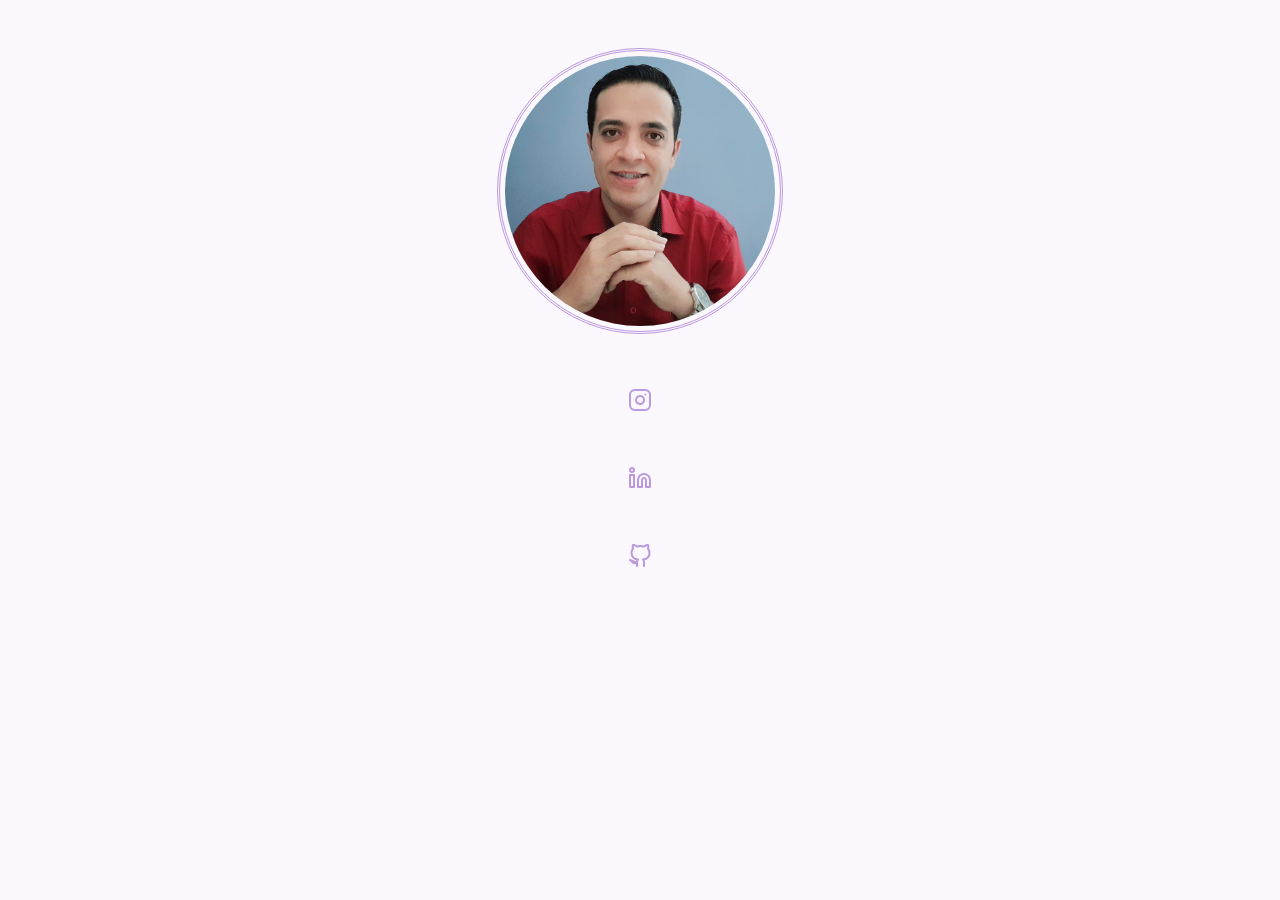
<file: Desafios/desafio 02/index.html>
<!DOCTYPE html>
<html lang="en">
<head>
    <meta charset="UTF-8">
    <meta http-equiv="X-UA-Compatible" content="IE=edge">
    <meta name="viewport" content="width=device-width, initial-scale=1.0">
    <title>Projeto</title>
</head>
<style>
    :root {
  --body-bg-color: #FAF7FD;
  --purple: #BB99DD;
}
body {
    text-align: center; 
    background-color: var(--body-bg-color);
}

body >img {  
    border-style: double;
    color: var(--purple);
    margin-top: 40px;
    padding: 5px;
    border-radius: 50%;    
    width: 30vh;
    height: 30vh;
}

body > p {
    padding-top: 50px;
}

body > #link1, #link2, #link3 {
    margin-top: 50px;  
}


</style>
<body>
    <img src="imagens/Imagem do WhatsApp de 2023-05-01 à(s) 08.44.06.jpg" alt="Imagem Perfil">

    <div id="link1">
        <a href="https://www.instagram.com/ailton_rodrigues91/" target="_blank"><img src="imagens/instagram.svg" alt="Icone do instagram"></a>
    </div>
    <div id="link2"><a href="https://www.linkedin.com/in/ailton-rodrigues-b86080269/" target="_blank"><img src="imagens/linkedin.svg" alt="Icone do linkedin"></a></div>
    <div id="link3"><a href="https://github.com/A-R91" target="_blank"><img src="imagens/github.svg" alt="Icone Github"></a></div>


</body>
</html>
</file>
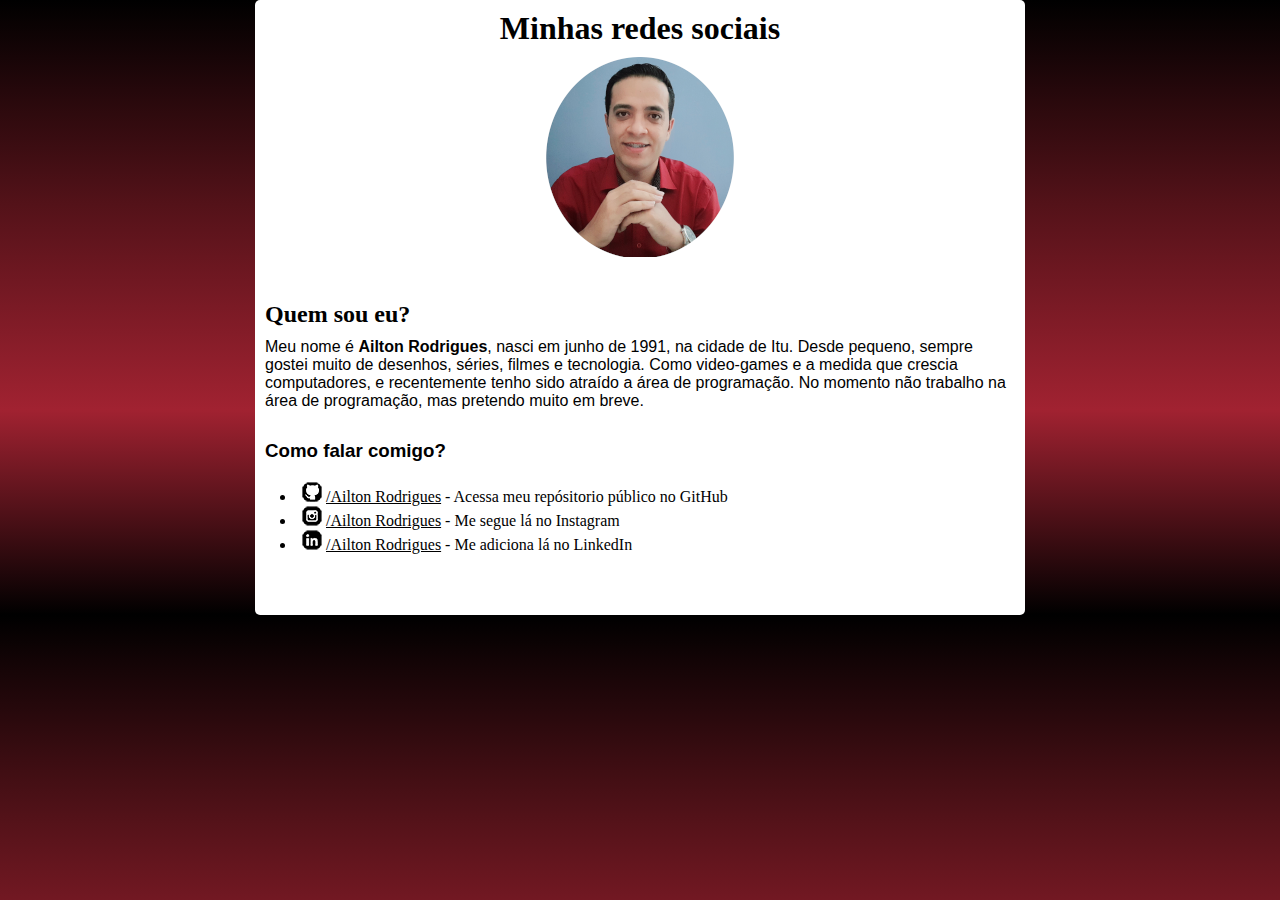
<file: Desafios/desafio 05/index.html>
<!DOCTYPE html>
<html lang="pt-br">
<head>
  <meta charset="UTF-8">
  <meta http-equiv="X-UA-Compatible" content="IE=edge">
  <meta name="viewport" content="width=device-width, initial-scale=1.0">
  <title>Social</title>
  <link rel="shortcut icon" href="favicon.ico" type="image/x-icon">
</head>
<style>
  *{
    margin: 0px;
    padding: 0px;
    @import url(https://fonts.google.com/specimen/Bebas+Neue?query=beba);
  }
  body {
    background-image: linear-gradient(to bottom, black,#541219, #A12231, black);
  }

  main {
    background-color: white;
    text-align: center;
    font-size: 1em;
    color: black;
    margin: auto;
    padding: 10px;
    max-width: 750px;
    min-width: 500px;
    min-height: 595px; 
    border-radius: 5px;
  }
  
  main > img {
  padding-top: 10px;
  padding-bottom: 10px;
  }

  main > h2 {
    text-align: left;
    padding-top: 30px;
  }

  main > p {
    padding-top: 10px;
    text-align: left;
    font-family: Arial, Helvetica, sans-serif;
  }
  
  main > h3 {
    text-align: left;
    padding: 30px 0px 20px 0px;
    font-family: Verdana, Geneva, Tahoma, sans-serif;
    box-shadow: 10px black;
  }

  main > ul {
    padding: 0px 0px 0px 15px;
    text-align: left;
    list-style-position: inside;
  }

  main a {
    color: black
  }

  main a:hover {
    text-decoration: none;
    background-color: rgba(0, 0, 0, 0.712);
    color: white;
    font-weight: bolder;
  }

</style>
<body>
  <main>
    <h1>Minhas redes sociais</h1>
    <img src="imagens/Ailton.png" alt="Imagem de Ailton">
    <h2>Quem sou eu?</h2>
    <p>Meu nome é <strong>Ailton Rodrigues</strong>, nasci em junho de 1991, na cidade de Itu. Desde pequeno, sempre gostei muito de desenhos, séries, filmes e tecnologia. Como video-games e a medida que crescia computadores, e recentemente tenho sido atraído a área de programação. No momento não trabalho na área de programação, mas pretendo muito em breve.</p>
    <h3>Como falar comigo?</h2>
    <ul>
      <li><img src="imagens/icone-github.png" alt=""> <a href="https://github.com/A-R91" target="_blank">/Ailton Rodrigues</a> - Acessa meu repósitorio público no GitHub</li>
      <li><img src="imagens/icone-instagram.png" alt=""> <a href="https://www.instagram.com/ailton_rodrigues91/" target="_blank">/Ailton Rodrigues</a> - Me segue lá no Instagram</li>
      <li><img src="imagens/icone-linkedin.png" alt=""> <a href="https://www.linkedin.com/in/ailton-rodrigues-b86080269/" target="_blank">/Ailton Rodrigues</a> - Me adiciona lá no LinkedIn</li>
    </ul>
  </main>
</body>
</html>
</file>
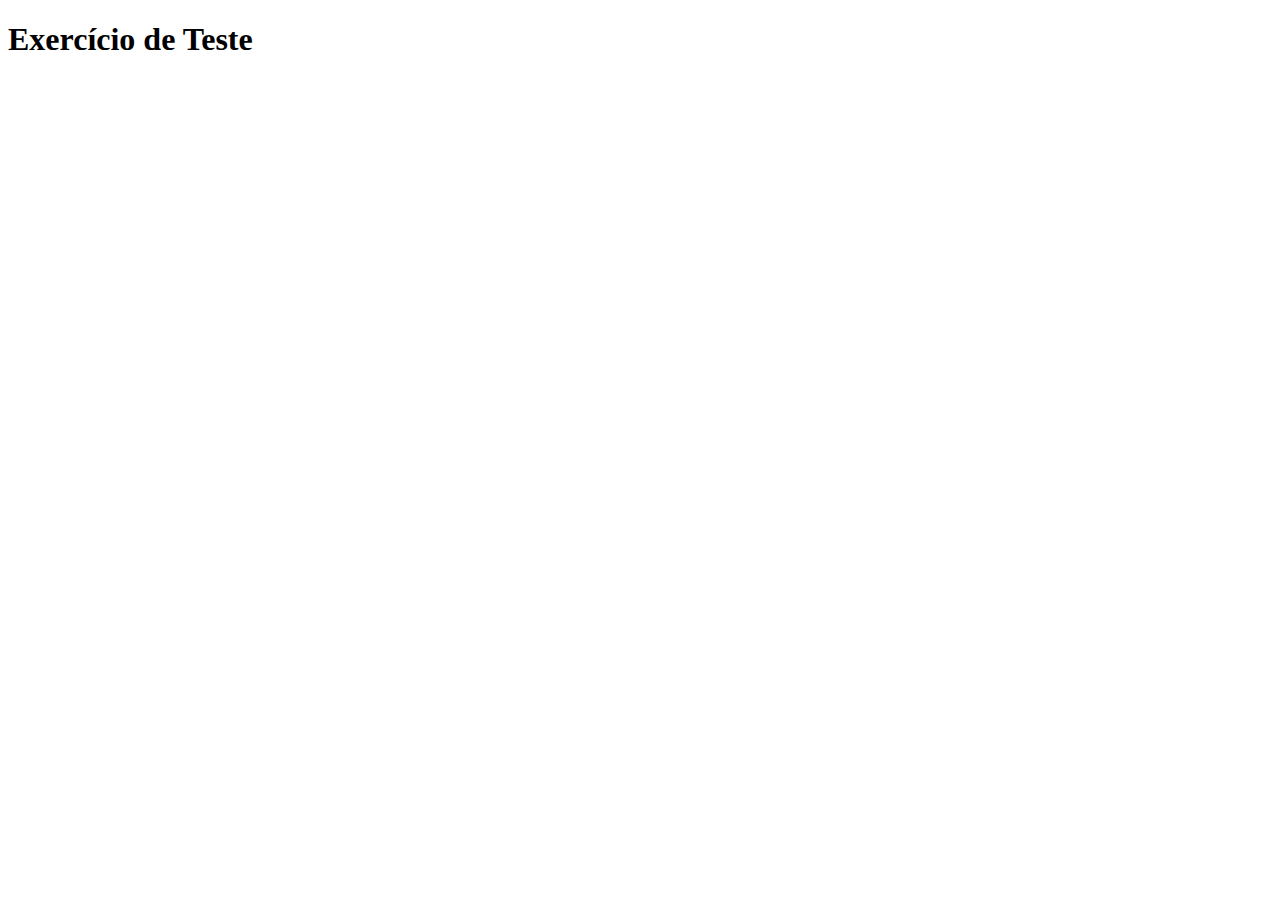
<file: Exercicios/ex022/index.html>
<!DOCTYPE html>
<html lang="pt-br">
<head>
    <meta charset="UTF-8">
    <meta http-equiv="X-UA-Compatible" content="IE=edge">
    <meta name="viewport" content="width=device-width, initial-scale=1.0">
    <title>Teste</title>
</head>
<body>
    <h1>Exercício de Teste</h1>
</body>
</html>
</file>
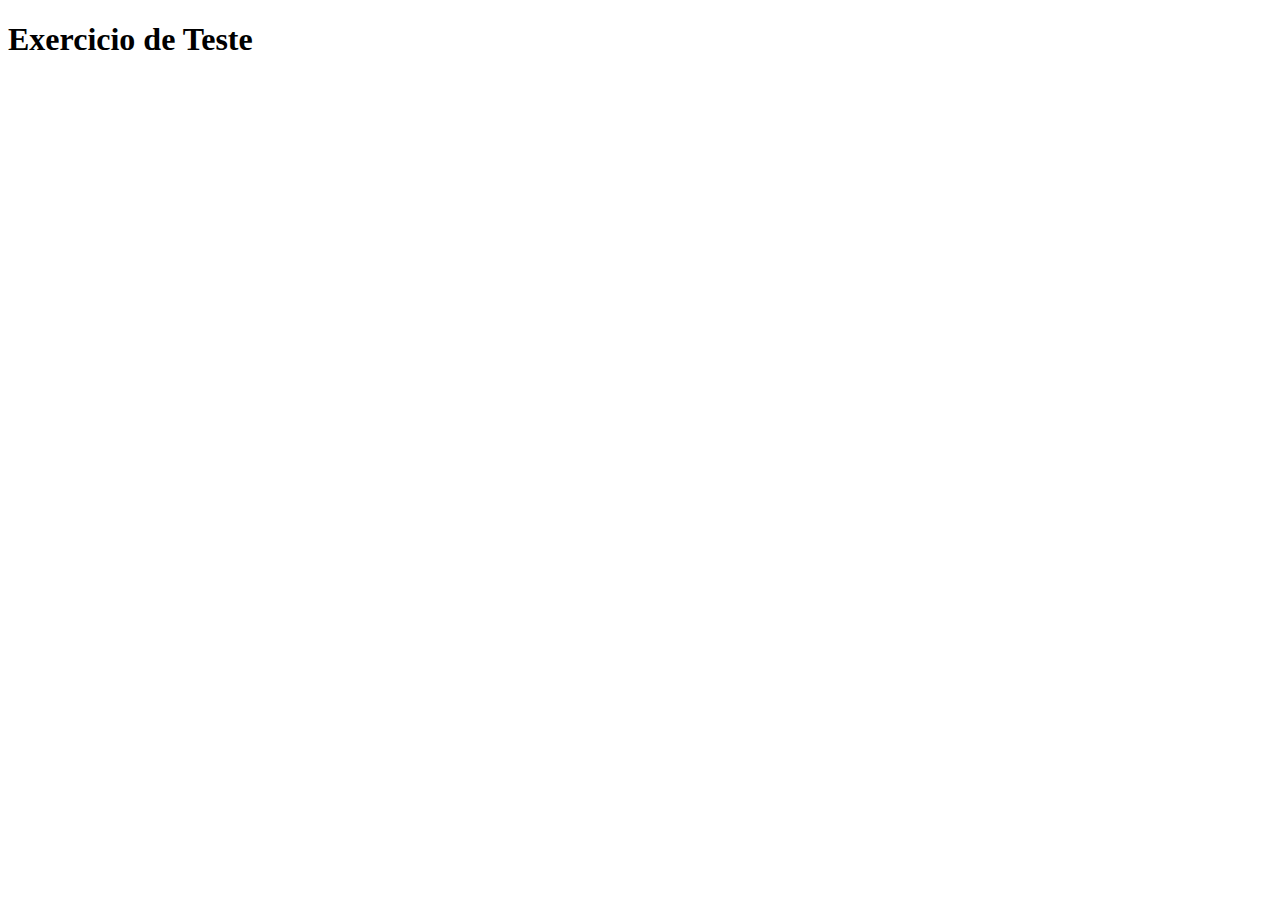
<file: Desafios/Exercicios/ex022/index.html>
<!DOCTYPE html>
<html lang="pt-br">
<head>
    <meta charset="UTF-8">
    <meta http-equiv="X-UA-Compatible" content="IE=edge">
    <meta name="viewport" content="width=device-width, initial-scale=1.0">
    <title>Teste</title>
</head>
<body>
    <h1>Exercicio de Teste</h1>
</body>
</html>
</file>
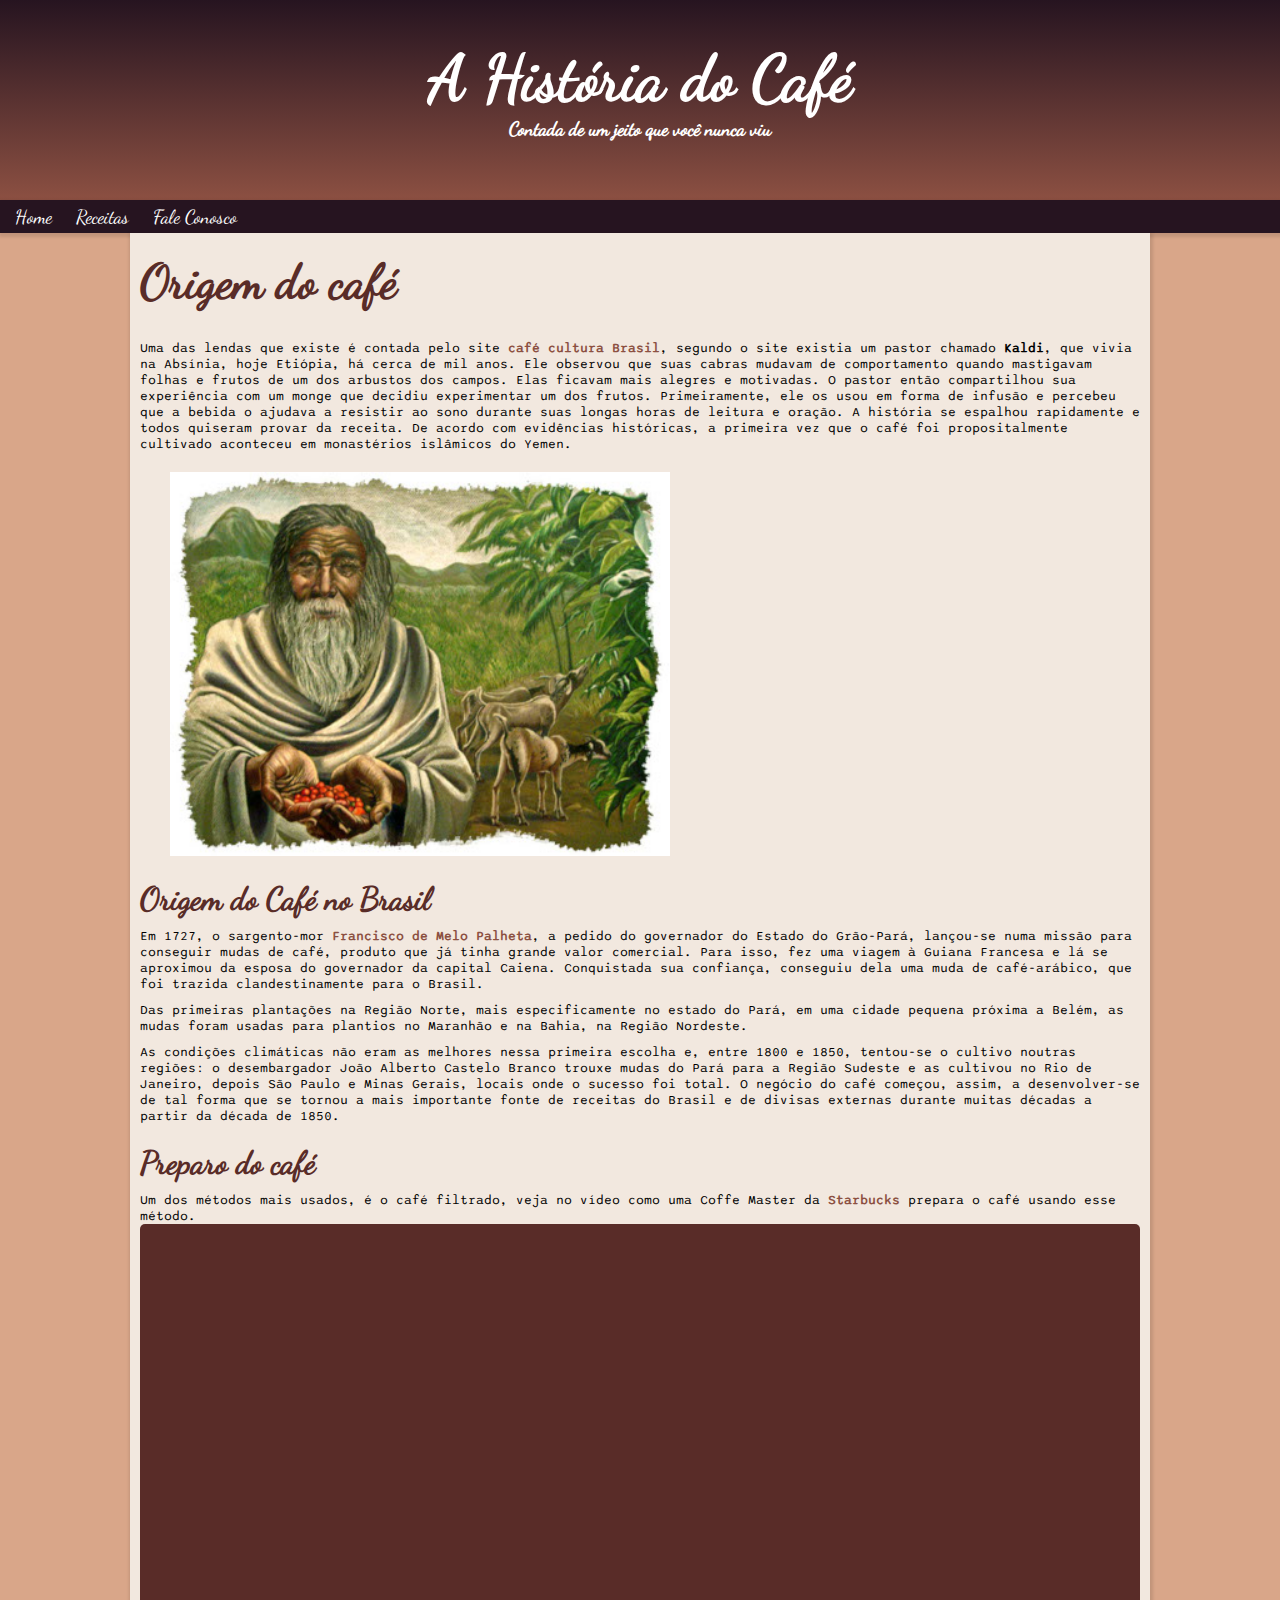
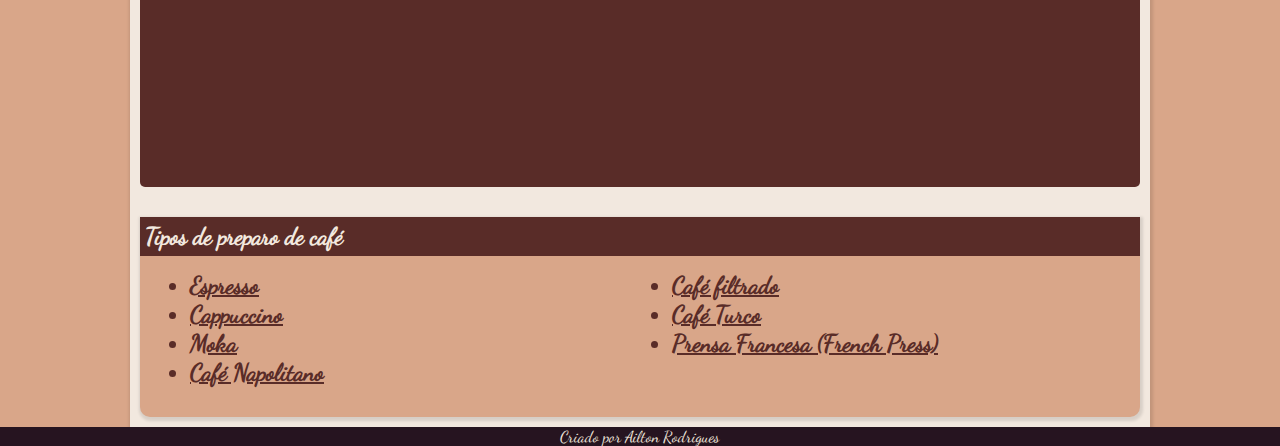
<file: Desafios/desafio 01/cafe.html>
<!DOCTYPE html>
<html lang="pt-br">
<head>
  <meta charset="UTF-8">
  <meta http-equiv="X-UA-Compatible" content="IE=edge">
  <meta name="viewport" content="width=device-width, initial-scale=1.0">
  <link rel="shortcut icon" href="imagens/favicon.ico" type="image/x-icon">
  <title>A historia do Café</title>
  <link rel="stylesheet" href="estilo/style.css">
</head>
<body>
  <header>
    <h1>A História do Café</h1>
    <p>Contada de um jeito que você nunca viu</p> 
  </header>

  <nav>
    <a href="#">Home</a>
    <a href="#">Receitas</a>
    <a href="#">Fale Conosco</a>
  </nav>


<main>
  <h1>Origem do café</h1>
  
  <p>
    Uma das lendas que existe é contada pelo site <a href="https://www.cafeculturabrasil.com/a-historia-do-cafe-e-suas-lendas/" target="_blank">café cultura Brasil</a>, segundo o site existia um pastor chamado <strong>Kaldi</strong>, que vivia na Absínia, hoje Etiópia, há cerca de mil anos. Ele observou que suas cabras mudavam de comportamento quando mastigavam folhas e frutos de um dos arbustos dos campos. Elas ficavam mais alegres e motivadas.
    O pastor então compartilhou sua experiência  com um monge que decidiu experimentar um dos frutos. Primeiramente, ele os usou em forma de infusão e percebeu que a bebida o ajudava a resistir ao sono durante suas longas horas de leitura e oração. A história se espalhou rapidamente e todos quiseram provar da receita. De acordo com evidências históricas, a primeira vez que o café foi propositalmente cultivado aconteceu em monastérios islâmicos do Yemen.
  </p>
  <picture>
    <img src="imagens/Lenda Kaldi.jpg" alt="Kaldi e suas cabras">
  </picture>
  
  <h2>Origem do Café no Brasil</h2>
  
  <p>Em 1727, o sargento-mor <a href="https://pt.m.wikipedia.org/wiki/Hist%C3%B3ria_do_caf%C3%A9" target="_blank">Francisco de Melo Palheta</a>, a pedido do governador do Estado do Grão-Pará, lançou-se numa missão para conseguir mudas de café, produto que já tinha grande valor comercial. Para isso, fez uma viagem à Guiana Francesa e lá se aproximou da esposa do governador da capital Caiena. Conquistada sua confiança, conseguiu dela uma muda de café-arábico, que foi trazida clandestinamente para o Brasil.</p>
  
  <p>Das primeiras plantações na Região Norte, mais especificamente no estado do Pará, em uma cidade pequena próxima a Belém, as mudas foram usadas para plantios no Maranhão e na Bahia, na Região Nordeste.</p>
  
  <p>As condições climáticas não eram as melhores nessa primeira escolha e, entre 1800 e 1850, tentou-se o cultivo noutras regiões: o desembargador João Alberto Castelo Branco trouxe mudas do Pará para a Região Sudeste e as cultivou no Rio de Janeiro, depois São Paulo e Minas Gerais, locais onde o sucesso foi total. O negócio do café começou, assim, a desenvolver-se de tal forma que se tornou a mais importante fonte de receitas do Brasil e de divisas externas durante muitas décadas a partir da década de 1850.</p>
  
  <h2>Preparo do café</h2>
  
  <p>Um dos métodos mais usados, é o café filtrado, veja no vídeo como uma Coffe Master da <a href="https://www.youtube.com/@StarbucksBrasil" target="_blank">Starbucks</a> prepara o café usando esse método.</p>

  <div class="video">
    <iframe width="560" height="315" src="https://www.youtube.com/embed/pt4iWtNIXUg" title="YouTube video player" frameborder="0" allow="accelerometer; autoplay; clipboard-write; encrypted-media; gyroscope; picture-in-picture; web-share" allowfullscreen></iframe>
  </div>

  <aside>
    <h2>Tipos de preparo de café </h2>
    <ul>
      <li>Espresso</li>
      <li>Cappuccino</li>
      <li>Moka</li>
      <li>Café Napolitano</li>
      <li>Café filtrado</li>
      <li>Café Turco</li>
      <li>Prensa Francesa (French Press)</li>
    </ul>
  </aside>

</main>

<footer>
  <p>Criado por Ailton Rodrigues</p>
</footer>


</body>
</html>
</file>
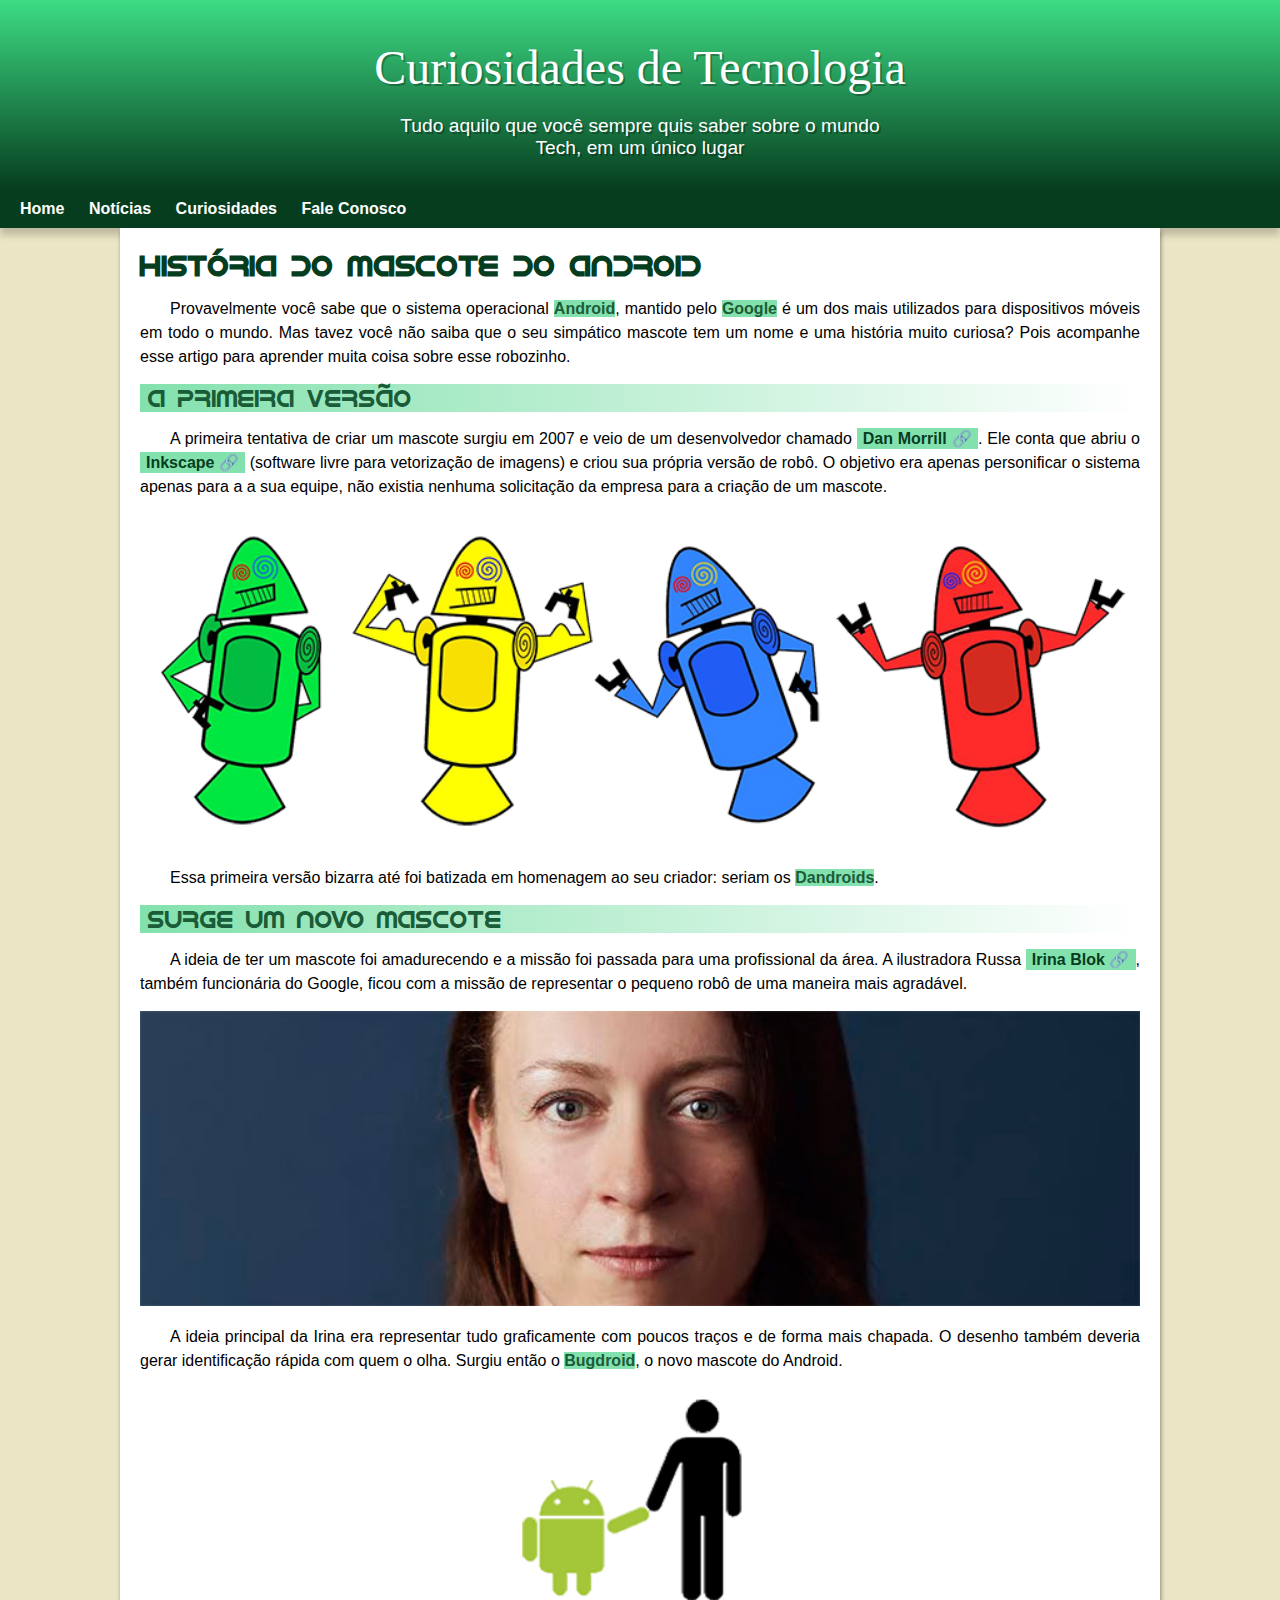
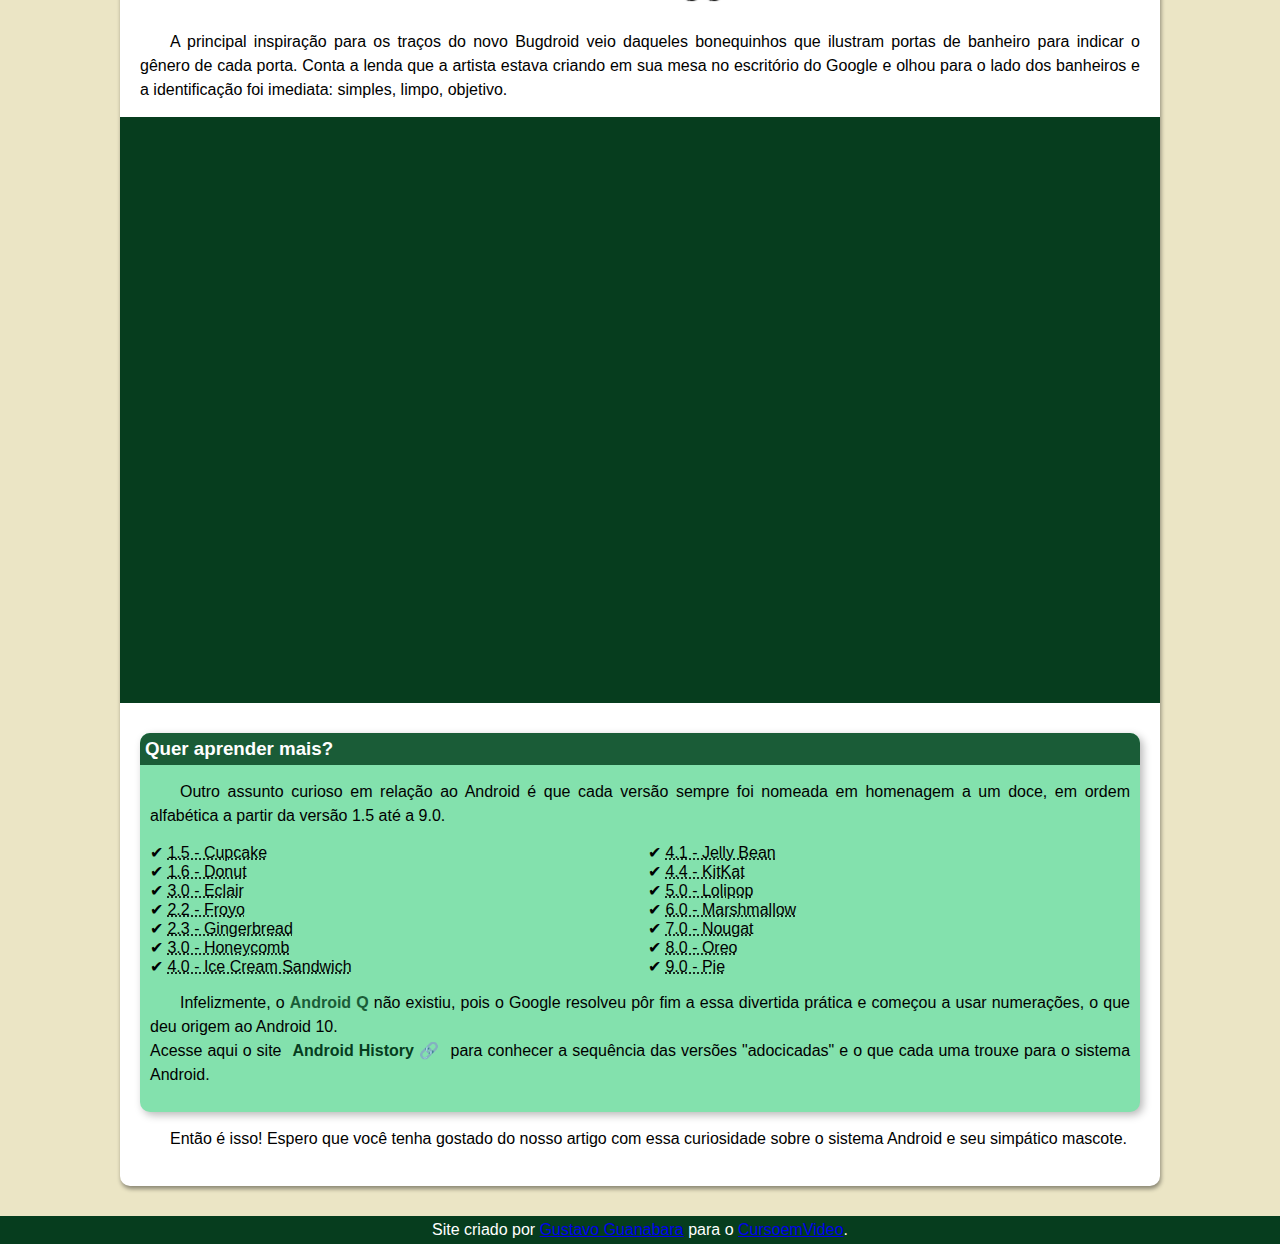
<file: Desafios/desafio 10/android.html>
<!DOCTYPE html>
<html lang="pt-br">
<head>
  <meta charset="UTF-8">
  <meta http-equiv="X-UA-Compatible" content="IE=edge">
  <meta name="viewport" content="width=device-width, initial-scale=1.0">
  <link rel="shortcut icon" href="imagens/favicon.ico" type="image/x-icon">
  <title>Como surgiu o mascote do Android</title>
  <link rel="stylesheet" href="estilos/style.css">
</head>
<body>
  <header>
    <h1>Curiosidades de Tecnologia</h1>
    <p>Tudo aquilo que você sempre quis saber sobre o mundo Tech, em um único lugar</p>
  </header>
  <nav>
    <a href="#">Home</a>
    <a href="#">Notícias</a>
    <a href="#">Curiosidades</a>
    <a href="#">Fale Conosco</a>
  </nav>
  <main>
    <article>
      <h1>História do Mascote do Android</h1>
      
      <p>Provavelmente você sabe que o sistema operacional <strong>Android</strong>, mantido pelo <strong>Google</strong> é um dos mais utilizados para dispositivos móveis em todo o mundo. Mas tavez você não saiba que o seu simpático mascote tem um nome e uma história muito curiosa? Pois acompanhe esse artigo para aprender muita coisa sobre esse robozinho.</p>
      
      <H2>A primeira versão</H2>
      
      <p>A primeira tentativa de criar um mascote surgiu em 2007 e veio de um desenvolvedor chamado <a href="https://androidcommunity.com/dan-morrill-shows-us-the-android-mascot-that-almost-was-20130103/" target="_blank" class="externo">Dan Morrill</a>. Ele conta que abriu o <a href="https://inkscape.org/pt-br/" target="_blank" class="externo">Inkscape</a> (software livre para vetorização de imagens) e criou sua própria versão de robô. O objetivo era apenas personificar o sistema apenas para a a sua equipe, não existia nenhuma solicitação da empresa para a criação de um mascote.</p>
      
      <picture>
        <source media="(max-width: 670px)" srcset="imagens/dan-droids-pq.png">
        <img src="imagens/dan-droids.png" alt="Dandroids">
      </picture>
      
      <p>Essa primeira versão bizarra até foi batizada em homenagem ao seu criador: seriam os <strong>Dandroids</strong>.</p>
      
      <h2>Surge um novo mascote</h2>
      
      <p>A ideia de ter um mascote foi amadurecendo e a missão foi passada para uma profissional da área. A ilustradora Russa <a href="https://www.irinablok.com/" target="_blank" class="externo">Irina Blok</a>, também funcionária do Google, ficou com a missão de representar o pequeno robô de uma maneira mais agradável.</p>
      
      <picture>
        <source media="(max-width: 670px)" srcset="imagens/irina-blok-pq.jpg">
        <img src="imagens/irina-blok.jpg" alt="Irina Blok, criadora do Bugdroid">
      </picture>
      
      <p>A ideia principal da Irina era representar tudo graficamente com poucos traços e de forma mais chapada. O desenho também deveria gerar identificação rápida com quem o olha. Surgiu então o <strong>Bugdroid</strong>, o novo mascote do Android.</p>
      
      <img src="imagens/bugdroid.png" class="pequena" alt="Bugdroid, criado por Irina Blok">
      
      <p>A principal inspiração para os traços do novo Bugdroid veio daqueles bonequinhos que ilustram portas de banheiro para indicar o gênero de cada porta. Conta a lenda que a artista estava criando em sua mesa no escritório do Google e olhou para o lado dos banheiros e a identificação foi imediata: simples, limpo, objetivo.</p>
      
      <div class="video">
        <iframe width="560" height="315" src="https://www.youtube.com/embed/l2UDgpLz20M" title="YouTube video player" frameborder="0" allow="accelerometer; autoplay; clipboard-write; encrypted-media; gyroscope; picture-in-picture; web-share" allowfullscreen></iframe>
        
      </div>
      <aside>
        <h3>Quer aprender mais?</h3> 
        
        <p>Outro assunto curioso em relação ao Android é que cada versão sempre foi nomeada em homenagem a um doce, em ordem alfabética a partir da versão 1.5 até a 9.0.</p>
        
        <ul>
          <li><abbr title="Bolo no Copo">1.5 - Cupcake</abbr></li>
          <li><abbr title="Rosquinha">1.6 - Donut</abbr></li>
          <li><abbr title="Bomba">3.0 - Eclair</abbr></li>
          <li><abbr title="Iogurte Congelado">2.2 - Froyo</abbr></li>
          <li><abbr title="Biscoito de Gengibre">2.3 - Gingerbread</abbr></li>
          <li><abbr title="Favo de mel">3.0 - Honeycomb</abbr></li>
          <li><abbr title="Sanduiche de Sorvete">4.0 - Ice Cream Sandwich</abbr></li>
          <li><abbr title="Jujuba">4.1 - Jelly Bean</abbr></li>
          <li><abbr title="KitKat">4.4 - KitKat</abbr></li>
          <li><abbr title="Pirulito">5.0 - Lolipop</abbr></li>
          <li><abbr title="Marshmallow">6.0 - Marshmallow</abbr></li>
          <li><abbr title="Torrone">7.0 - Nougat</abbr></li>
          <li><abbr title="Oreo">8.0 - Oreo</abbr></li>
          <li><abbr title="Torta">9.0 - Pie</abbr></li>
        </ul>
        
        <p>Infelizmente, o <strong>Android Q</strong> não existiu, pois o Google resolveu pôr fim a essa divertida prática e começou a usar numerações, o que deu origem ao Android 10. <br>
        Acesse aqui o site <a href="https://www.android.com/intl/en_uk/history/#/donut" target="_blank" class="externo">Android History</a> para conhecer a sequência das versões "adocicadas" e o que cada uma trouxe para o sistema Android.</p>
      </aside>
      
      <p>Então é isso! Espero que você tenha gostado do nosso artigo com essa curiosidade sobre o sistema Android e seu simpático mascote.</p>
    </article>
    
  </main>
  <footer>
    <p>Site criado por <a href="https://github.com/gustavoguanabara/gustavoguanabara.github.io" target="_blank">Gustavo Guanabara</a> para o <a href="https://www.youtube.com/@CursoemVideo" target="_blank">CursoemVideo</a>.</p>
  </footer>
</body>
</html>
</file>
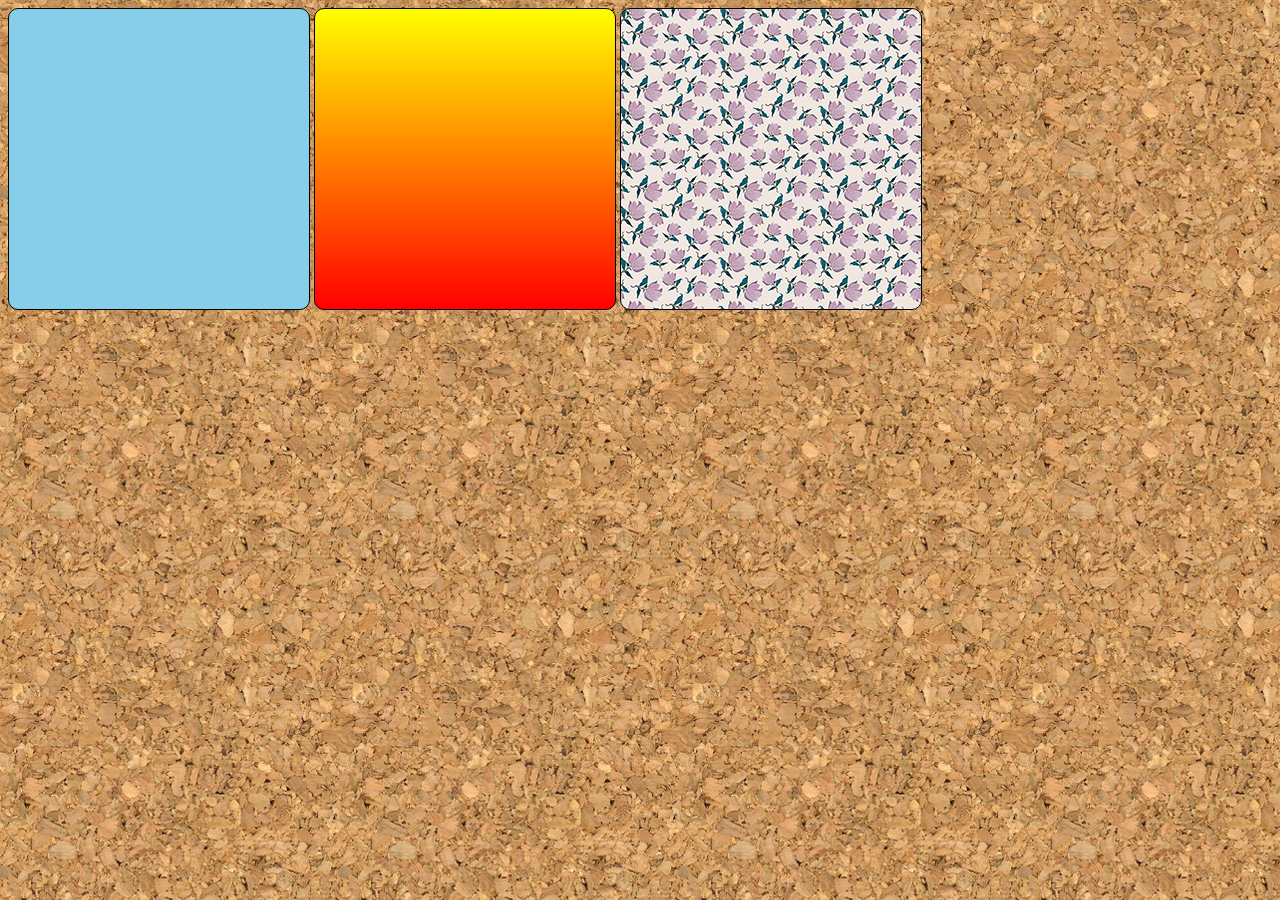
<file: Exercicios/ex022/fundo001.html>
<!DOCTYPE html>
<html lang="pt-br">
<head>
    <meta charset="UTF-8">
    <meta http-equiv="X-UA-Compatible" content="IE=edge">
    <meta name="viewport" content="width=device-width, initial-scale=1.0">
    <title>Teste de Imagem de Fundo</title>
    <style>
        body {
            background-image: url('imagens/wallpaper001.jpg');
        }
        div.quadrado {
            display: inline-block;
            border: 1px solid black;
            border-radius: 10px;
            background-color: lightgray;
            width: 300px;
            height: 300px;
        }
        div#q1 {
            background-color: skyblue;
        }
        div#q2 {
            background-image: linear-gradient(to bottom, yellow, red);
        }
        div#q3 {
            background-image: url('imagens/pattern003.png');
        }
    </style>
</head>
<body>
    <div class="quadrado" id="q1">

    </div>
    <div class="quadrado" id="q2">

    </div>
    <div class="quadrado" id="q3">

    </div>
</body>
</html>
</file>
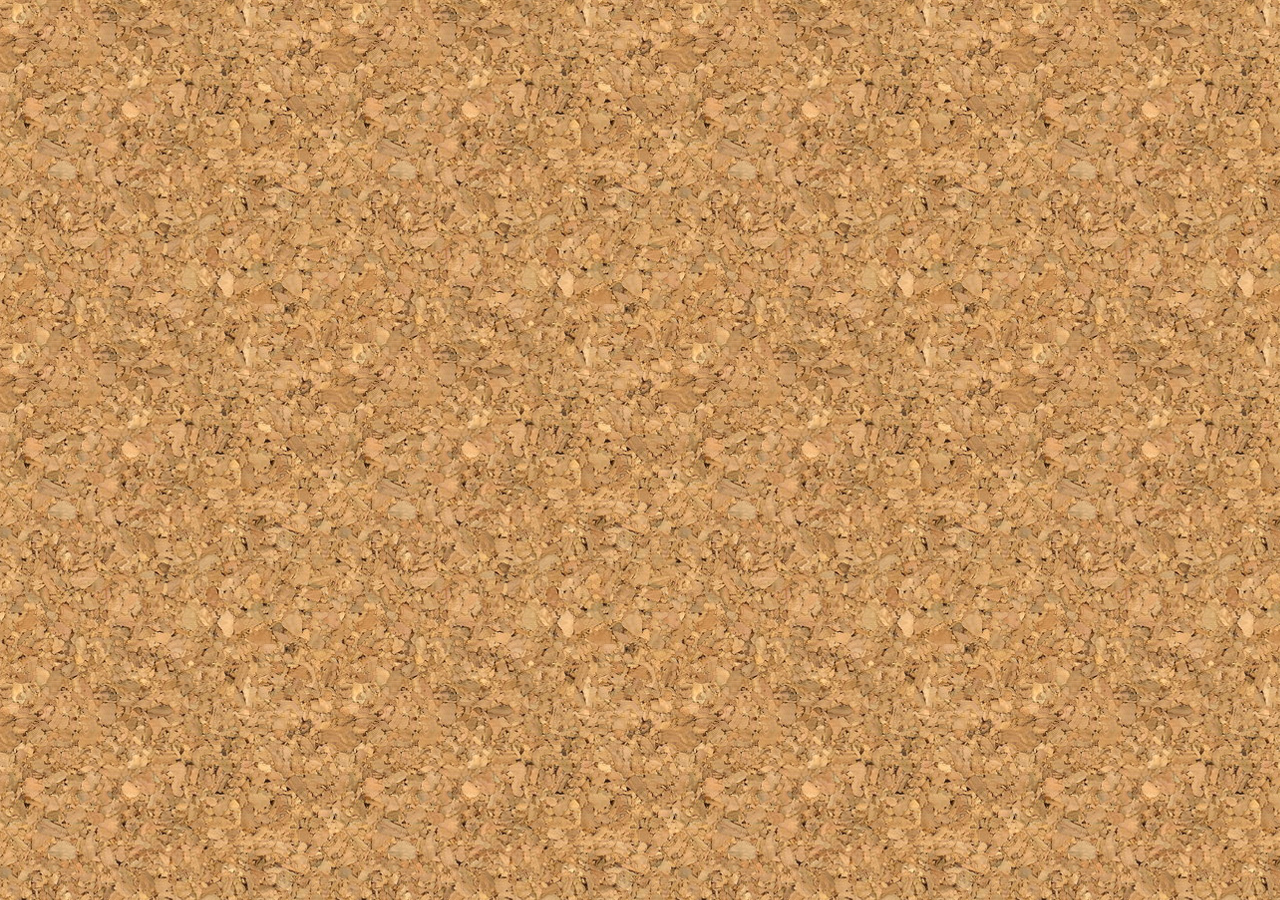
<file: Exercicios/ex022/fundo002.html>
<!DOCTYPE html>
<html lang="pt-br">
<head>
    <meta charset="UTF-8">
    <meta http-equiv="X-UA-Compatible" content="IE=edge">
    <meta name="viewport" content="width=device-width, initial-scale=1.0">
    <title>Personalização dos Fundos</title>
    <style>
        body{
            background-image: url('imagens/wallpaper001.jpg');         
        }
    </style>
</head>
<body>

</body>
</html>
</file>
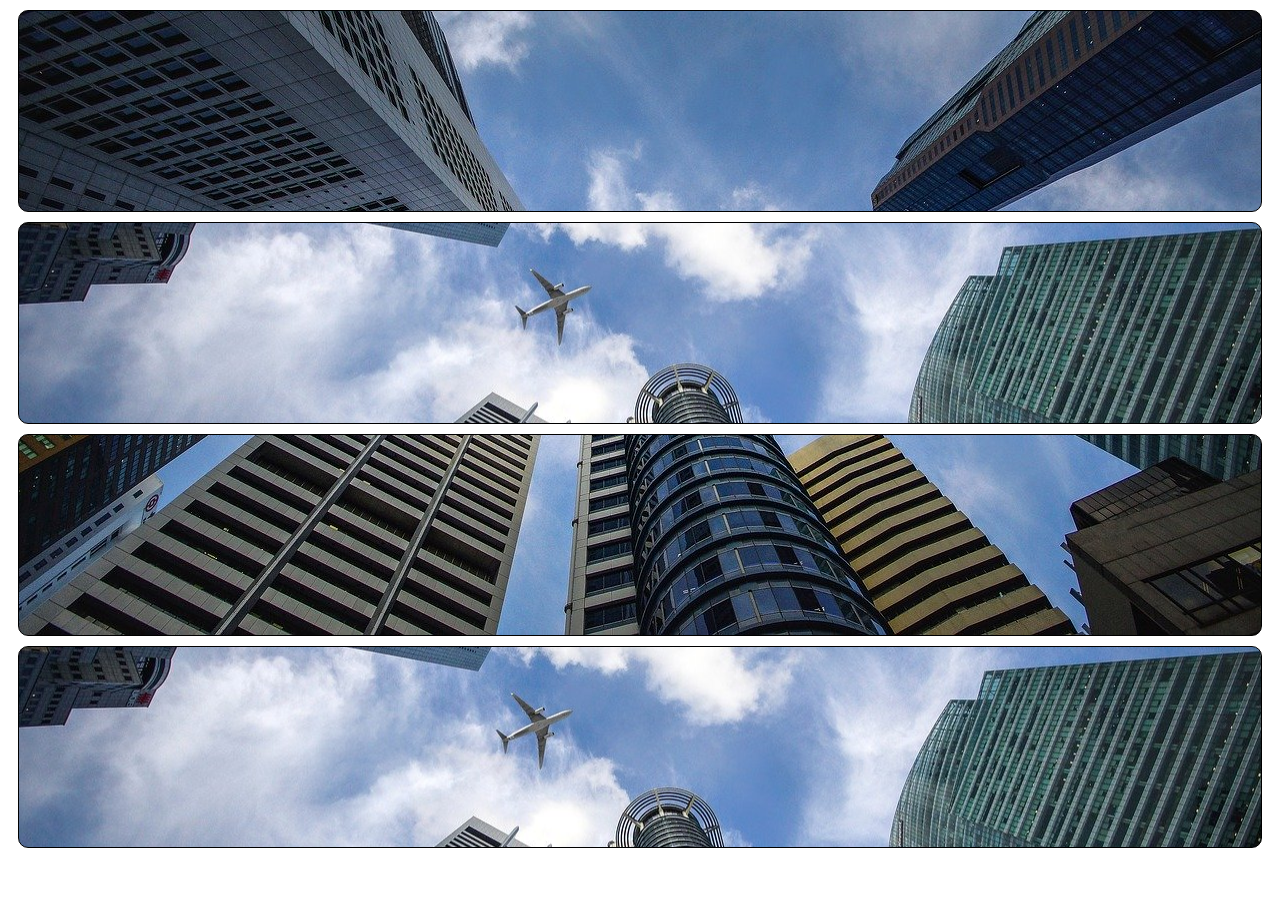
<file: Exercicios/ex022/fundo003.html>
<!DOCTYPE html>
<html lang="pt-br">
<head>
    <meta charset="UTF-8">
    <meta http-equiv="X-UA-Compatible" content="IE=edge">
    <meta name="viewport" content="width=device-width, initial-scale=1.0">
    <title>Posição dos Fundos</title>
    <style>
        div.bloco {
            background-image: url('imagens/wallpaper002.jpg');
            height: 200px;
            border: 1px solid black;
            border-radius: 10px;
            margin: 10px;
        }
        div#q1{
            background-position: left top;
        }
        div#q2 {
            background-position: left center;
        }
        div#q3 {
            background-position: right bottom;
        }
        div#q4 {
            background-position: center center;
        }
    </style>
</head>
<body>
    <div class="bloco" id="q1">

    </div>
    <div class="bloco" id="q2">

    </div>
    <div class="bloco" id="q3">

    </div>
    <div class="bloco" id="q4">

    </div>
</body>
</html>
</file>
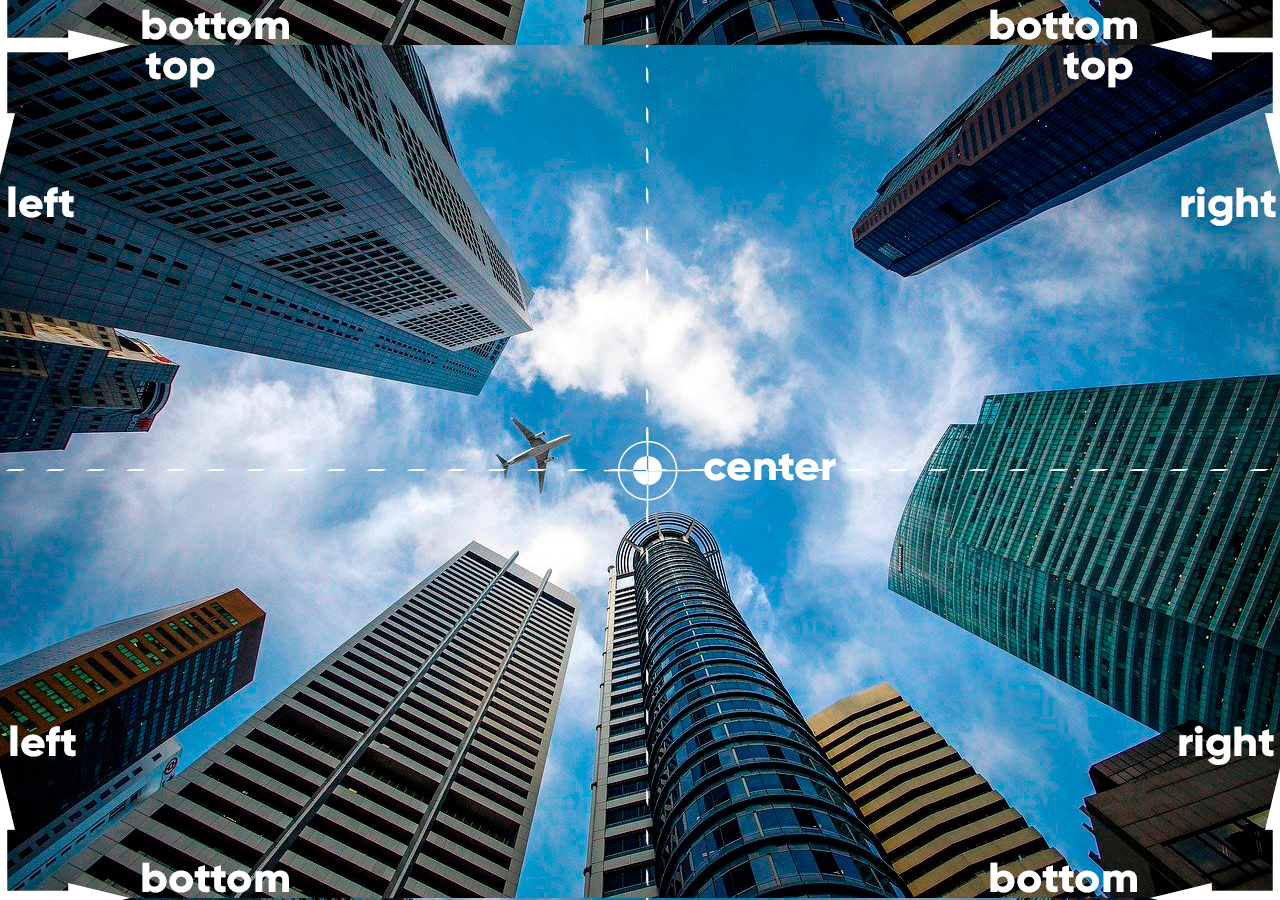
<file: Exercicios/ex022/fundo005.html>
<!DOCTYPE html>
<html lang="en">
<head>
    <meta charset="UTF-8">
    <meta http-equiv="X-UA-Compatible" content="IE=edge">
    <meta name="viewport" content="width=device-width, initial-scale=1.0">
    <title>Posicionamento</title>
    <style>
        body{
            height: 98vh;
            background-image: url('imagens/wallpaper003.jpg');
            background-position: right bottom;
        }
    </style>
</head>
<body>
    
</body>
</html>
</file>
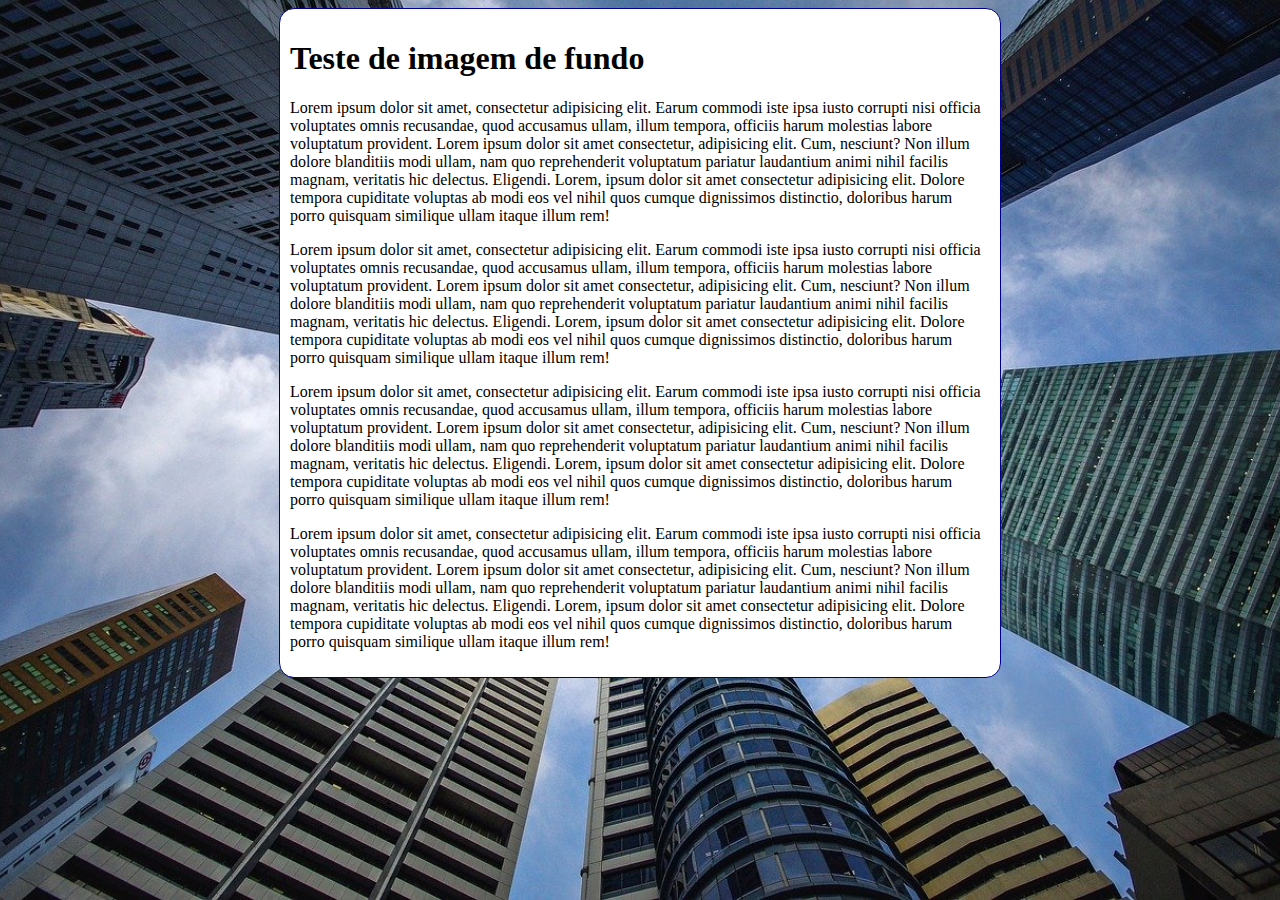
<file: Exercicios/ex022/fundo006.html>
<!DOCTYPE html>
<html lang="pt-br">
<head>
  <meta charset="UTF-8">
  <meta http-equiv="X-UA-Compatible" content="IE=edge">
  <meta name="viewport" content="width=device-width, initial-scale=1.0">
  <title>Fundo Fixo de tela</title>
  <style>
    body {
      /*height: 95vh;
      background-color: black;
      background-image: url('imagens/wallpaper002.jpg');
      background-position: center center;
      background-repeat: no-repeat;
      background-size: cover;
      background-attachment: fixed;
      
      shorthand - background
      color > image > position > repeat > [size] > attachment*/

      background: black url('imagens/wallpaper002.jpg') center center no-repeat fixed;
      background-size: cover;
    }
    main {
      background-color: white;
      max-width: 700px;
      padding: 10px;
      margin: auto;
      border: 1px solid darkblue;
      border-radius: 15px;
    }
  </style>
</head>
<body>
  <main>
    <h1>Teste de imagem de fundo</h1>
    <p>Lorem ipsum dolor sit amet, consectetur adipisicing elit. Earum commodi iste ipsa iusto corrupti nisi officia voluptates omnis recusandae, quod accusamus ullam, illum tempora, officiis harum molestias labore voluptatum provident. Lorem ipsum dolor sit amet consectetur, adipisicing elit. Cum, nesciunt? Non illum dolore blanditiis modi ullam, nam quo reprehenderit voluptatum pariatur laudantium animi nihil facilis magnam, veritatis hic delectus. Eligendi. Lorem, ipsum dolor sit amet consectetur adipisicing elit. Dolore tempora cupiditate voluptas ab modi eos vel nihil quos cumque dignissimos distinctio, doloribus harum porro quisquam similique ullam itaque illum rem!
    </p>
    <p>Lorem ipsum dolor sit amet, consectetur adipisicing elit. Earum commodi iste ipsa iusto corrupti nisi officia voluptates omnis recusandae, quod accusamus ullam, illum tempora, officiis harum molestias labore voluptatum provident. Lorem ipsum dolor sit amet consectetur, adipisicing elit. Cum, nesciunt? Non illum dolore blanditiis modi ullam, nam quo reprehenderit voluptatum pariatur laudantium animi nihil facilis magnam, veritatis hic delectus. Eligendi. Lorem, ipsum dolor sit amet consectetur adipisicing elit. Dolore tempora cupiditate voluptas ab modi eos vel nihil quos cumque dignissimos distinctio, doloribus harum porro quisquam similique ullam itaque illum rem!
    </p>
    <p>Lorem ipsum dolor sit amet, consectetur adipisicing elit. Earum commodi iste ipsa iusto corrupti nisi officia voluptates omnis recusandae, quod accusamus ullam, illum tempora, officiis harum molestias labore voluptatum provident. Lorem ipsum dolor sit amet consectetur, adipisicing elit. Cum, nesciunt? Non illum dolore blanditiis modi ullam, nam quo reprehenderit voluptatum pariatur laudantium animi nihil facilis magnam, veritatis hic delectus. Eligendi. Lorem, ipsum dolor sit amet consectetur adipisicing elit. Dolore tempora cupiditate voluptas ab modi eos vel nihil quos cumque dignissimos distinctio, doloribus harum porro quisquam similique ullam itaque illum rem!
    </p>
    <p>Lorem ipsum dolor sit amet, consectetur adipisicing elit. Earum commodi iste ipsa iusto corrupti nisi officia voluptates omnis recusandae, quod accusamus ullam, illum tempora, officiis harum molestias labore voluptatum provident. Lorem ipsum dolor sit amet consectetur, adipisicing elit. Cum, nesciunt? Non illum dolore blanditiis modi ullam, nam quo reprehenderit voluptatum pariatur laudantium animi nihil facilis magnam, veritatis hic delectus. Eligendi. Lorem, ipsum dolor sit amet consectetur adipisicing elit. Dolore tempora cupiditate voluptas ab modi eos vel nihil quos cumque dignissimos distinctio, doloribus harum porro quisquam similique ullam itaque illum rem!
    </p>
  </main>
</body>
</html>
</file>
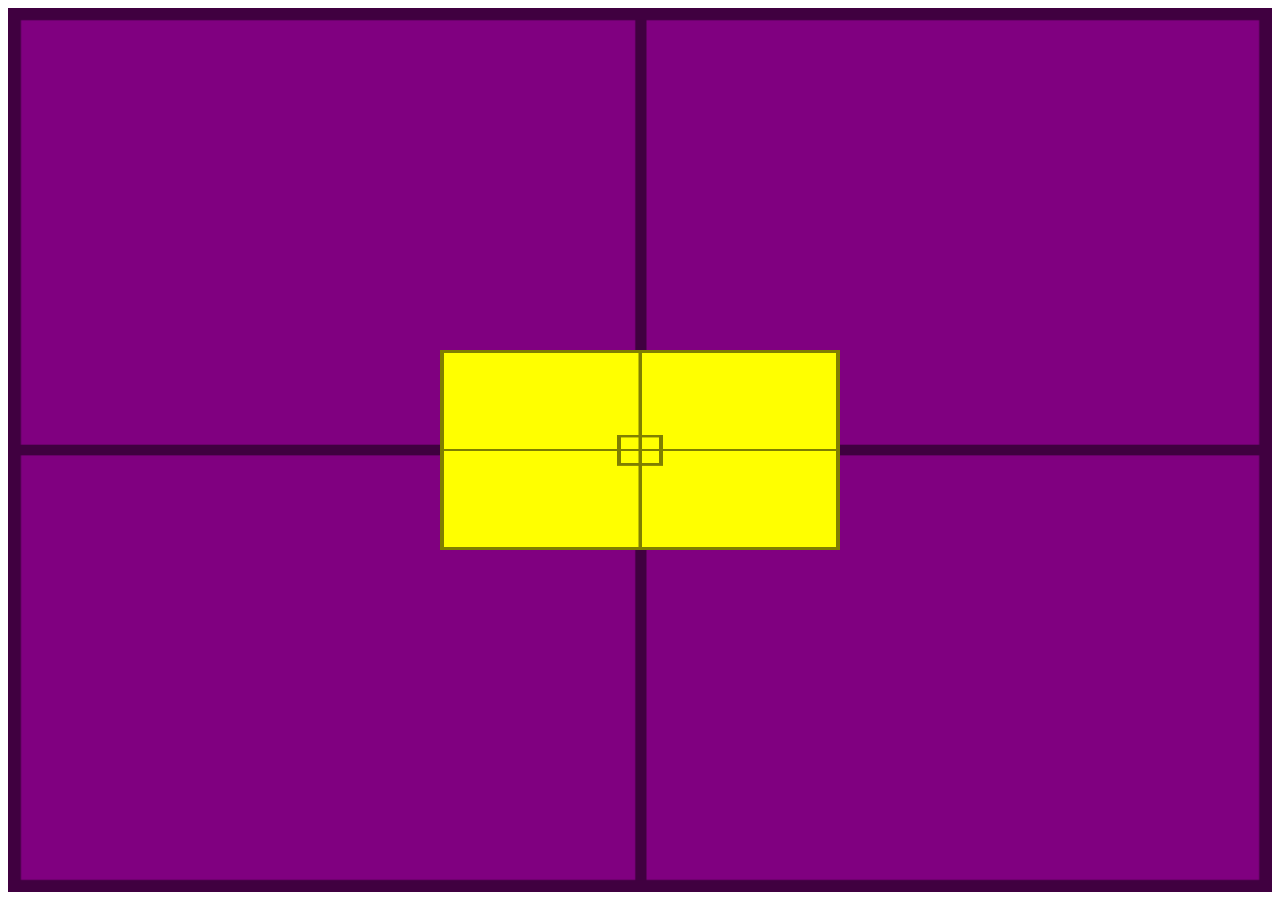
<file: Exercicios/ex022/fundo007.html>
<!DOCTYPE html>
<html lang="pt-br">
<head>
    <meta charset="UTF-8">
    <meta http-equiv="X-UA-Compatible" content="IE=edge">
    <meta name="viewport" content="width=device-width, initial-scale=1.0">
    <title>Alinhamento Vertical</title>
    <style>
        #container {
            background-image: url('imagens/target001.png');
            background-size: 100% 100%;
            position: relative;
            height: 96vh;
            padding: 10px;
            background-color: purple;
        }
        #conteudo {
            background-image: url('imagens/target001.png');
            background-size: 100% 100%;
            position: absolute;
            height: 200px;
            width: 400px;
            left: 50%;
            top: 50%;
            background-color: yellow;
            transform: translate(-50%, -50%);

        }
    </style>
</head>
<body>
    <section id="container">
        <article id="conteudo">

        </article>
    </section>
</body>
</html>
</file>
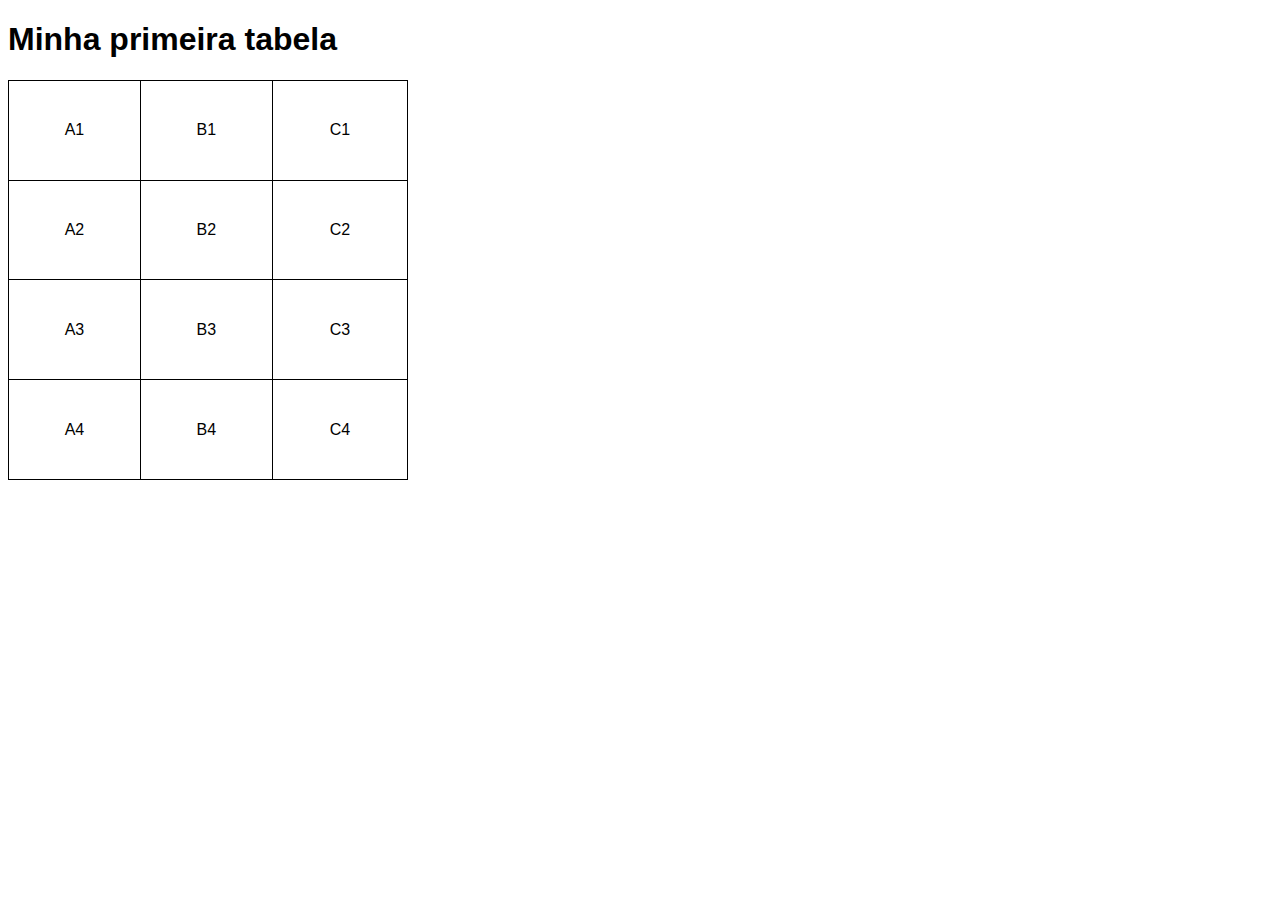
<file: Exercicios/ex023/tabela001.html>
<!DOCTYPE html>
<html lang="pt-br">
<head>
    <meta charset="UTF-8">
    <meta http-equiv="X-UA-Compatible" content="IE=edge">
    <meta name="viewport" content="width=device-width, initial-scale=1.0">
    <title>Tabelas</title>
    <style>
        body {
            font-family: Arial, Helvetica, sans-serif;
        }
        table {
            width: 400px;
            height: 400px;
            border-collapse: collapse;
        }
        td {
            text-align: center; /*Alinhamento Horizontal*/
            vertical-align:middle ; /*Por padrão, alinhamento é feito por Top, Middle, Bottom*/
            border: 1px solid black;
            padding: 8px;
        }


    </style>
</head>
<body>
    <h1>Minha primeira tabela</h1>
    <table>
        <tr> <!--Primeira Linha-->
           <td>A1</td> 
           <td>B1</td>
           <td>C1</td>
        </tr>
        <tr class="linha"> <!--Segunda Linha-->
            <td>A2</td> 
            <td>B2</td>
            <td>C2</td> 
        </tr>
        <tr>  <!--Terceira Linha-->
            <td>A3</td> 
            <td>B3</td>
            <td>C3</td3>
        </tr>
        <tr> <!--Quarta Linha-->
            <td>A4</td> 
            <td class="dado">B4</td>
            <td>C4</td3>
        </tr>
    </table>
</body>
</html>
</file>
<file: Desafios/desafio 01/estilo/style.css>
@charset "UTF-8";

@font-face {
  font-family: 'Dancing Script';
  src: url('../fontes/DancingScript-VariableFont_wght.ttf') format('Truetype');
  font-weight: normal;
}

@font-face {
  font-family: 'Sono';
  src: url('../fontes/Sono-VariableFont_MONO\,wght.ttf') format('Truetype');
  font-weight: normal;
}

:root {
  --cor-0: #261420;
  --cor-1: #F2E8DF;
  --cor-2: #D9A689;
  --cor-3: #8C5042;
  --cor-4: #592C28;

  --fonte-padrao: Arial, verdana, Helvetica, sans-serif;
  --fonte-Café: 'Dancing Script', cursive;
  --fonte-destaque: 'Sono', cursive;
}

*{
  padding: 0px;
  margin: 0px;
}

body {
  background-color: var(--cor-2);
}

header {
  background-image: linear-gradient(to bottom, var(--cor-0), var(--cor-3));
  min-height: 200px;
  margin: auto;
}

header > h1 {
  font-family: var(--fonte-Café);
  color: white;
  padding-top: 40px;
  text-align: center;
  font-weight: bold;
  font-size: 4em;
  text-shadow: 2px 2px 0px 0px black;
}

header > p {
  font-family: var(--fonte-Café);
  color: white;
  text-align: center;
  font-weight: bold;
  font-size: 1.2em;
}

nav {
  background-color:var(--cor-0);
  padding: 5px;
  box-shadow: 1px 2px 3px 2px rgba(0, 0, 0, 0.11);
}

nav > a {
  color: white;
  font-family: var(--fonte-Café);
  text-decoration: none;
  font-size: 1.2em;
  padding: 10px;
  transition-duration: 0.3s;
}

nav a:hover {
  background-color: var(--cor-3);
  color: var(--cor-1);
  font-size: 1.2em;
  padding: 3px 5px 3px 5px;
}
main {
  background-color: var(--cor-1);
  margin: auto;
  padding: 10px;
  min-width: 300px;
  max-width: 1000px;
  box-shadow: 1px 2px 3px 2px rgba(0, 0, 0, 0.11);
}

main > h1 {
  font-family: var(--fonte-Café);
  color: var(--cor-4);
  font-size: 3em;
  padding: 10px 0px 20px 0px;
}

main > h2 { 
  font-family: var(--fonte-Café);
  color: var(--cor-4);
  font-size: 2em;
  padding: 20px 0px 0px 0px;
}
main > p {
  font-family: var(--fonte-destaque);
  font-size: 0.8em;
  padding-top: 10px;
}

main img {
  margin-top: 20px;
  margin-left: 30px;
  max-width: 100%;
  min-width: 50%;
}

main  a {
  text-decoration: none;
  color: var(--cor-3);
  font-weight: bolder;
}

div.video {
  background-color: var(--cor-4);
  margin: 0px -0px 30px -0px;
  padding: 20px;
  padding-bottom: 54.3%;
  position: relative;
  border-radius: 5px;
}

div.video > iframe {
  position: absolute;
  top: 5%;
  left: 5%;
  width: 90%;
  height: 90%;
}

aside {
  background-color: var(--cor-2);
  min-height: 200px;
  border-bottom-left-radius: 10px;
  border-bottom-right-radius: 10px;
  box-shadow: 1px 2px 3px 2px rgba(0, 0, 0, 0.11);
}

aside > h2 {
  background-color: var(--cor-4);
  font-family: var(--fonte-Café);
  color: var(--cor-1);
  margin: 5px 0px 5px 0px;
  padding: 5px;
}

aside > ul {
  list-style: disc;
  color: var(--cor-4);
  text-decoration: underline;
  font-family: var(--fonte-Café);
  font-weight: bolder;
  font-size: 1.5em;
  margin: 5px 0px 10px 40px;
  padding: 10px;
  columns: 2;
}

footer {
  background-color: var(--cor-0);
  color: var(--cor-1);
  text-align: center;
  font-family: var(--fonte-Café);
}
</file>
<file: Desafios/desafio 10/estilos/style.css>
@charset "UTF-8";
 /*
 Para importar fontes
@import url(digitar o link do site onde foi tirado a fonte);
*/

@font-face {
  font-family: 'Android';
  src: url('../fontes/idroid.otf') format('Opentype');
  font-weight: normal;
}

@font-face {
  font-family: 'Destaque';
  src: url('/fontes/BebasNeue-Regular.otf') format('Opentype');
  font-weight: normal;
}


:root {
  --cor0:#ebe5c5;
  --cor1:#83e1ad;
  --cor2:#3ddc84;
  --cor3:#2fa866;
  --cor4:#1a5c37;
  --cor5:#063d1e;

  --fonte-padrao: Arial, Verdana, Helvetica, sans-serif;
  --fonte-destaque: 'Bebas Neue', cursive;
  --fonte-android: 'Android', cursive;
}

*{
  padding: 0px;
  margin: 0px;
}

body {
  background-color: var(--cor0);
  font-family: var(--fonte-padrao);
}

a.externo::after {
  content: '\00A0\1F517';
}

header {
  background-image: linear-gradient(to bottom, var(--cor2), var(--cor5));
  min-height: 150px;
  text-align: center;
  padding-top: 40px;
}

header > h1 {
  color: white;
  font-family: var(--fonte-destaque);
  font-weight: normal;
  font-size: 3em;
  margin-bottom: 20px;
  text-shadow: 2px 2px 0px rgba(0, 0, 0, 0.267);
}

header > p {
  font-family:var(--fonte-padrao);
  font-size: 1.2em;
  color: white;
  max-width: 500px;
  padding-right: 10px;
  padding-left: 10px;
  margin: auto;
  text-shadow: 2px 2px 0px rgba(0, 0, 0, 0.315);
}

nav {
  background-color: var(--cor5);
  padding: 10px;
  box-shadow: 0px 7px 7px rgba(0, 0, 0, 0.192);
}

nav > a {
  color: white;
  padding: 10px;
  text-decoration: none;
  font-weight: bold;
  transition-duration: 0.5s;
}

nav> a:hover {
  background-color: var(--cor1);
  color: var(--cor5);
}

main {
  background-color: white;
  margin: auto;
  margin-bottom: 30px;
  padding: 20px;
  min-width: 300px;
  max-width: 1000px;
  box-shadow: 1px 3px 4px rgba(0, 0, 0, 0.412);
  border-bottom-left-radius: 10px;
  border-bottom-right-radius: 10px;
}

main h1 {
  color: var(--cor5);
  font-family: var(--fonte-android);
  font-size: 1.8em;
}

main h2 {
  font-family: var(--fonte-android);
  color: var(--cor4);
  font-size: 1.3;
  font-weight: normal;
  background-image: linear-gradient(to right, var(--cor1), transparent);
  text-indent: 8px;
}

main p {
  margin: 15px 0px 15px 0px;
  text-align: justify;
  text-indent: 30px;
  font-size: 1em;
  line-height: 1.5em;
}

main strong {
  color: var(--cor4);
  font-weight: bold;
  background-color: var(--cor1);
  
}

main a {
  text-decoration: none;
  font-weight: bold;
  color: var(--cor5);
  background-color: var(--cor1);
  padding: 2px 6px;
}

main a:hover {
  text-decoration: underline;
  color: var(--cor4);
}
main img {
  width: 100%;
}
main img.pequena {
  max-width: 350px;
  display: block;
  margin: auto;
}

div.video {
  background-color: var(--cor5);
  margin: 0px -20px 30px -20px;
  padding: 20px;
  padding-bottom: 56.6%;
  position: relative;
}

div.video > iframe {
  position: absolute;
  top: 5%;
  left: 5%;
  width: 90%;
  height: 90%;
}

aside {
  background-color: var(--cor1);
  padding: 10px;
  border-radius: 10px;
  box-shadow: 3px 3px 8px rgba(0, 0, 0, 0.281);
}

aside > h3 {
  background-color: var(--cor4);
  color: white;
  padding: 5px;
  margin: -10px -10px 0 -10px;
  border-radius: 10px 10px 0px 0px;
}

aside > ul {
  list-style-type: '\2714\00A0';/*Não é compatível com qualquer navegador*/
  list-style-position: inside;
  columns: 2;
}

footer {
  background-color: var(--cor5);
  color: white;
  text-align: center;
  font-size: 0.8;
  padding: 5px;
}

footer > a {
  color: white;
  font-weight: bolder;
  text-decoration: none;
}

footer a:hover {
  text-decoration: underline;
  color: var(--cor1);
}
</file>
